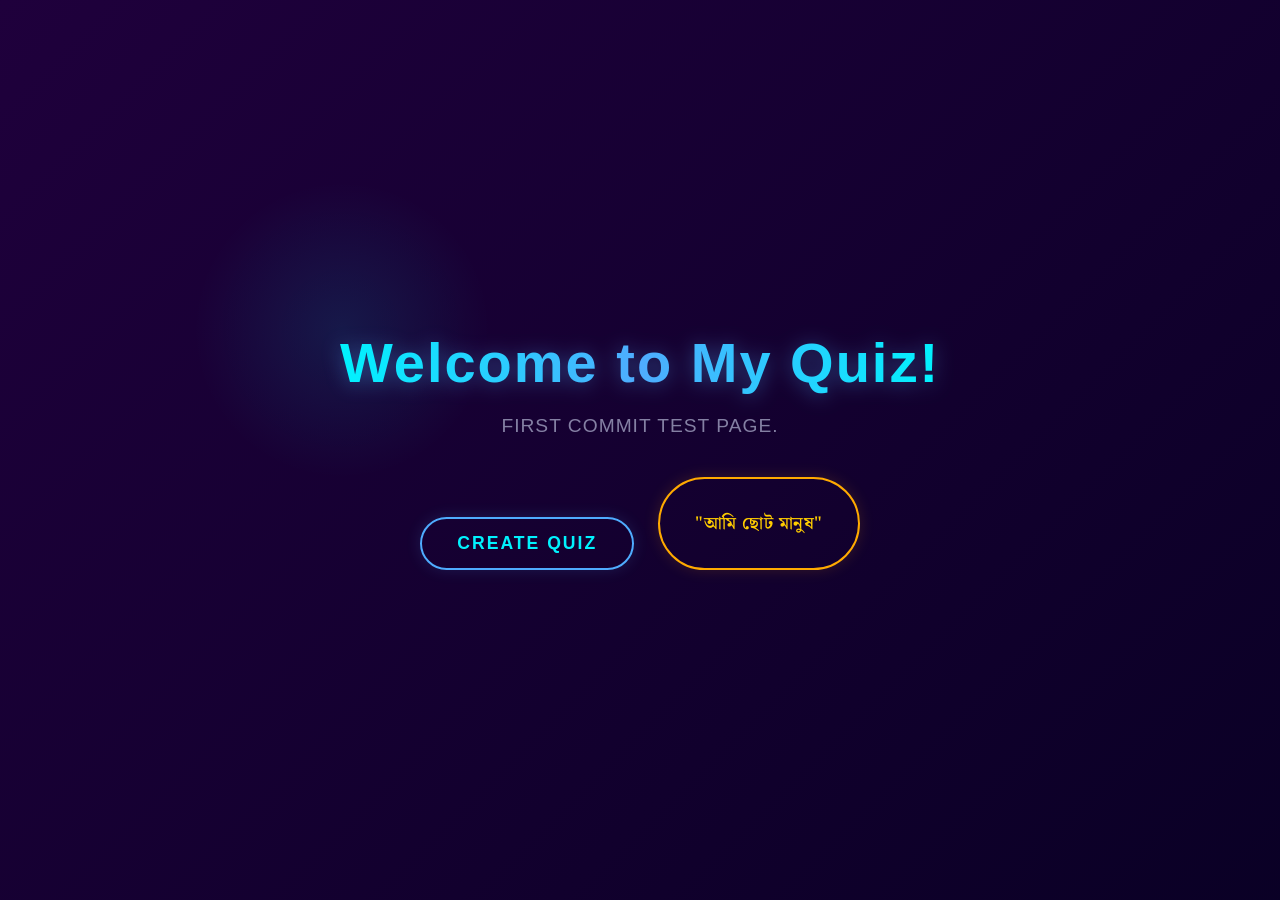
<file: index.html>
<!DOCTYPE html>
<html lang="en">
<head>
  <meta charset="UTF-8">
  <meta name="viewport" content="width=device-width, initial-scale=1.0">
  <link href="https://fonts.googleapis.com/css2?family=Noto+Serif+Bengali:wght@600&family=Syncopate:wght@700&display=swap" rel="stylesheet">
  
  <title>Quiz Website</title>
  <link rel="stylesheet" href="style.css">

</head>
<body>
  <h1>Welcome to My Quiz!</h1>
  <p data-hover="শা*, তোর সিলেবাস শেষ হইছে?">First commit test page.</p>
  <div class="button-group">
    <button class="creator-btn" onclick="checkPasskey()">Create Quiz</button>
    
    <button class="exam-btn" onclick="startExamSequence()">"আমি ছোট মানুষ"</button>
  </div>
<div id="cinema-overlay" class="cinema-overlay">
    <div class="batman-container">
      
      <div class="batman-cowl">
        <svg viewBox="0 0 400 180" class="batman-svg-mask">
          <path class="eye-path left-eye" d="M40,85 Q110,65 170,95 Q115,115 40,85 Z" />
          <path class="eye-path right-eye" d="M360,85 Q290,65 230,95 Q285,115 360,85 Z" />
        </svg>
      </div>
      
      <h2 class="porsche-text">GET READY</h2>
      <div id="countdown" class="countdown-num">10</div>
    </div>
  </div>
  <script>
    function checkPasskey() {
      // Prompt user for the key
      const password = prompt("Enter the Secret Passkey to access the creator page:");
      
      if (password === "maimuna is the best") {
        alert("Access Granted! Welcome, Boss. 😎");
        window.location.href = "quiz-creator.html";
      } else if (password !== null) {
        // If they typed the wrong thing
        alert("Access Denied! সিলেবাস শেষ না করে এখানে কী? ❌");
      }
    }
   function startExamSequence() {
  // Ask the student for their specific exam link
  const examLink = prompt("Please paste your Exam Link here:");
  
  if (!examLink || !examLink.includes("exam.html?d=")) {
    alert("Invalid link! You need the exact link provided by your teacher.");
    return;
  }

  const overlay = document.getElementById('cinema-overlay');
  const countdownEl = document.getElementById('countdown');
  
  overlay.classList.add('active');
  
  let timeLeft = 10;
  const timer = setInterval(() => {
    timeLeft--;
    countdownEl.textContent = timeLeft;
    
    if (timeLeft <= 0) {
      clearInterval(timer);
      // Redirect to the pasted link instead of the blank exam.html
      window.location.href = examLink; 
    }
  }, 1000);
}  </script>
</body>
  
</html>
</file>
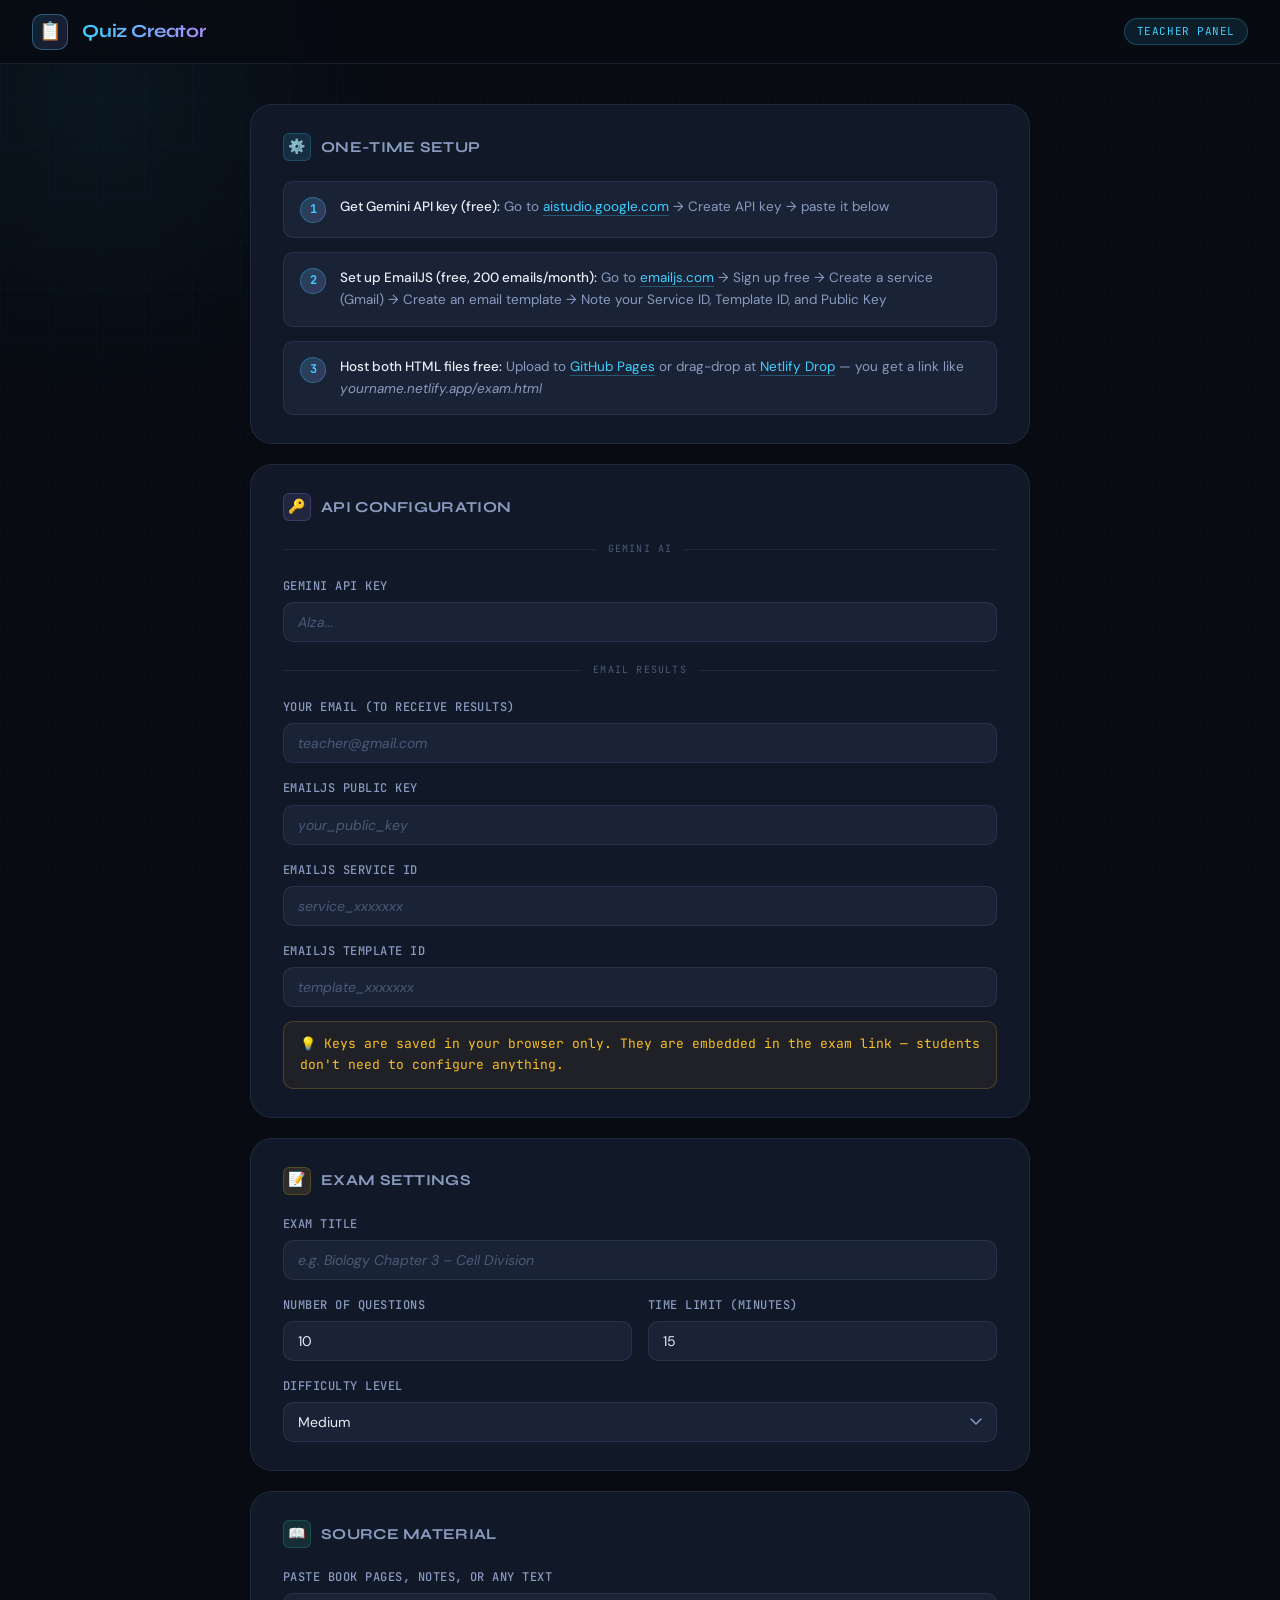
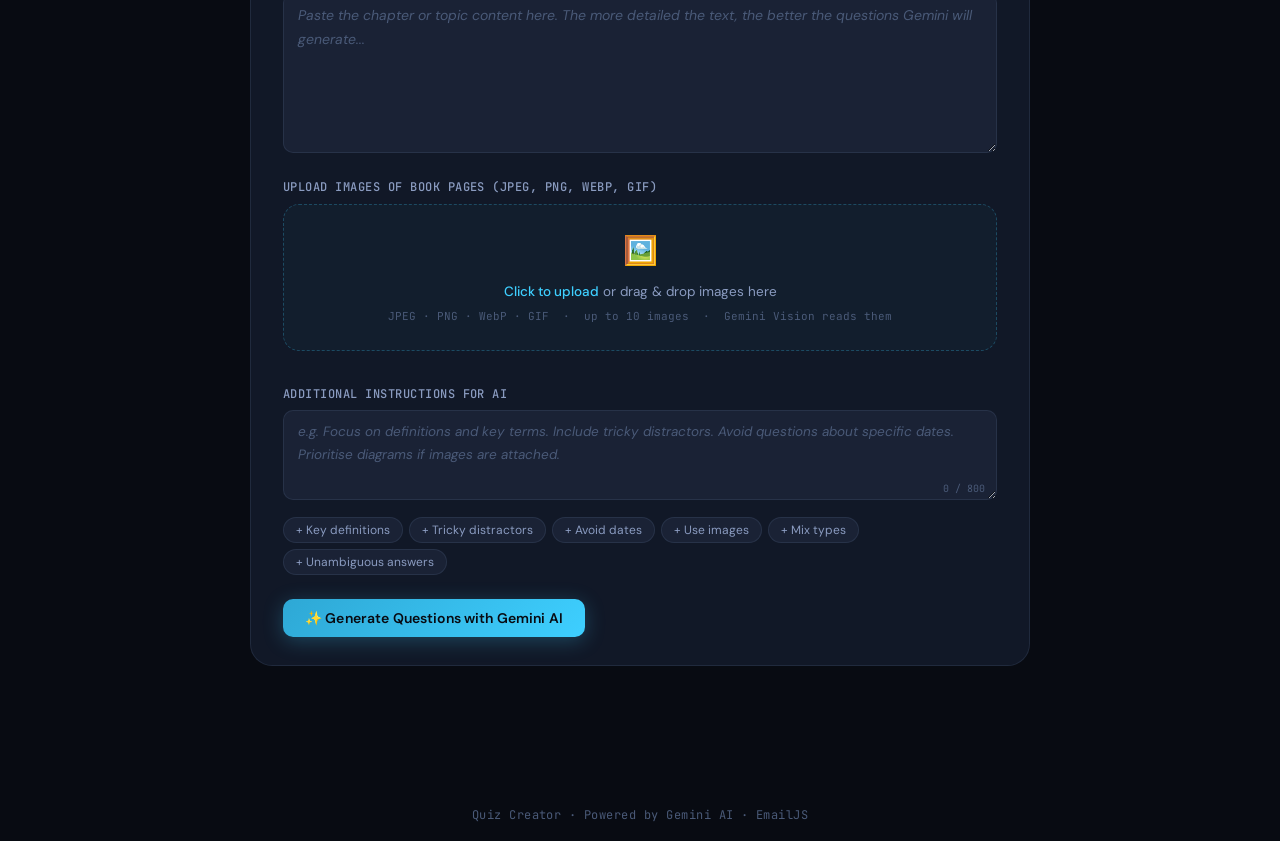
<file: quiz-creator.html>
<!DOCTYPE html>
<html lang="en">
<head>
<meta charset="UTF-8">
<meta name="viewport" content="width=device-width, initial-scale=1.0">
<title>Quiz Creator — Teacher Panel</title>
<link rel="preconnect" href="https://fonts.googleapis.com">
<link rel="preconnect" href="https://fonts.gstatic.com" crossorigin>
<link href="https://fonts.googleapis.com/css2?family=Syne:wght@400;600;700;800&family=DM+Sans:ital,opsz,wght@0,9..40,300;0,9..40,400;0,9..40,500;1,9..40,300&family=JetBrains+Mono:wght@400;500&display=swap" rel="stylesheet">
<style>
  *, *::before, *::after { box-sizing: border-box; margin: 0; padding: 0; }

  :root {
    --bg-void:       #080b12;
    --bg-deep:       #0d1117;
    --bg-surface:    #111827;
    --bg-raised:     #1a2235;
    --bg-hover:      #1f2d44;
    --border-dim:    rgba(99,120,160,0.18);
    --border-glow:   rgba(99,202,255,0.35);
    --accent-cyan:   #3ecfff;
    --accent-violet: #a78bfa;
    --accent-green:  #34d399;
    --accent-amber:  #fbbf24;
    --accent-red:    #f87171;
    --text-primary:  #e8edf5;
    --text-secondary:#8a9bc0;
    --text-muted:    #4a5a78;
    --font-display:  'Syne', sans-serif;
    --font-body:     'DM Sans', sans-serif;
    --font-mono:     'JetBrains Mono', monospace;
    --radius-sm:     6px;
    --radius-md:     10px;
    --radius-lg:     16px;
    --radius-xl:     22px;
    --transition:    all 0.22s cubic-bezier(0.4,0,0.2,1);
  }

  html { scroll-behavior: smooth; }

  body {
    font-family: var(--font-body);
    background: var(--bg-void);
    color: var(--text-primary);
    min-height: 100vh;
    font-size: 15px;
    line-height: 1.6;
    overflow-x: hidden;
  }

  /* Ambient background grid */
  body::before {
    content: '';
    position: fixed;
    inset: 0;
    background-image:
      linear-gradient(rgba(62,207,255,0.025) 1px, transparent 1px),
      linear-gradient(90deg, rgba(62,207,255,0.025) 1px, transparent 1px);
    background-size: 48px 48px;
    pointer-events: none;
    z-index: 0;
  }

  /* Ambient glow orbs */
  body::after {
    content: '';
    position: fixed;
    top: -200px; left: -200px;
    width: 600px; height: 600px;
    background: radial-gradient(circle, rgba(62,207,255,0.06) 0%, transparent 70%);
    pointer-events: none;
    z-index: 0;
  }

  /* ── HEADER ── */
  header {
    position: sticky;
    top: 0;
    z-index: 100;
    background: rgba(8,11,18,0.85);
    backdrop-filter: blur(20px);
    -webkit-backdrop-filter: blur(20px);
    border-bottom: 1px solid var(--border-dim);
    padding: 0 2rem;
    height: 64px;
    display: flex;
    align-items: center;
    justify-content: space-between;
  }

  .header-left {
    display: flex;
    align-items: center;
    gap: 14px;
  }

  .header-logo {
    width: 36px; height: 36px;
    border-radius: var(--radius-md);
    background: linear-gradient(135deg, #3ecfff22, #a78bfa22);
    border: 1px solid var(--border-glow);
    display: flex; align-items: center; justify-content: center;
    font-size: 18px;
  }

  header h1 {
    font-family: var(--font-display);
    font-size: 1.15rem;
    font-weight: 700;
    letter-spacing: -0.01em;
    background: linear-gradient(90deg, var(--accent-cyan), var(--accent-violet));
    -webkit-background-clip: text;
    -webkit-text-fill-color: transparent;
    background-clip: text;
  }

  .header-badge {
    font-family: var(--font-mono);
    font-size: 11px;
    padding: 4px 12px;
    border-radius: 20px;
    background: rgba(62,207,255,0.1);
    border: 1px solid rgba(62,207,255,0.25);
    color: var(--accent-cyan);
    letter-spacing: 0.05em;
    text-transform: uppercase;
  }

  /* ── LAYOUT ── */
  .container {
    position: relative;
    z-index: 1;
    max-width: 820px;
    margin: 2.5rem auto;
    padding: 0 1.25rem 4rem;
  }

  /* ── CARDS ── */
  .card {
    background: var(--bg-surface);
    border: 1px solid var(--border-dim);
    border-radius: var(--radius-xl);
    padding: 1.75rem 2rem;
    margin-bottom: 1.25rem;
    position: relative;
    overflow: hidden;
    transition: var(--transition);
  }

  .card::before {
    content: '';
    position: absolute;
    top: 0; left: 0; right: 0;
    height: 1px;
    background: linear-gradient(90deg, transparent, rgba(62,207,255,0.4), transparent);
    opacity: 0;
    transition: opacity 0.3s;
  }

  .card:hover::before { opacity: 1; }
  .card:hover { border-color: rgba(99,120,160,0.3); }

  .card h2 {
    font-family: var(--font-display);
    font-size: 0.95rem;
    font-weight: 700;
    letter-spacing: 0.02em;
    text-transform: uppercase;
    color: var(--text-secondary);
    margin-bottom: 1.25rem;
    display: flex;
    align-items: center;
    gap: 10px;
  }

  .card h2 .icon-badge {
    width: 28px; height: 28px;
    border-radius: var(--radius-sm);
    display: flex; align-items: center; justify-content: center;
    font-size: 14px;
    flex-shrink: 0;
  }

  .icon-badge.cyan  { background: rgba(62,207,255,0.12); border: 1px solid rgba(62,207,255,0.2); }
  .icon-badge.violet{ background: rgba(167,139,250,0.12); border: 1px solid rgba(167,139,250,0.2); }
  .icon-badge.green { background: rgba(52,211,153,0.12); border: 1px solid rgba(52,211,153,0.2); }
  .icon-badge.amber { background: rgba(251,191,36,0.12); border: 1px solid rgba(251,191,36,0.2); }

  /* ── LABELS & INPUTS ── */
  label {
    display: block;
    font-size: 12px;
    font-weight: 500;
    color: var(--text-secondary);
    margin-bottom: 6px;
    margin-top: 16px;
    letter-spacing: 0.04em;
    text-transform: uppercase;
    font-family: var(--font-mono);
  }

  label:first-of-type { margin-top: 0; }

  input, textarea, select {
    width: 100%;
    padding: 10px 14px;
    background: var(--bg-raised);
    border: 1px solid var(--border-dim);
    border-radius: var(--radius-md);
    font-size: 14px;
    font-family: var(--font-body);
    color: var(--text-primary);
    transition: var(--transition);
    appearance: none;
    -webkit-appearance: none;
  }

  input::placeholder, textarea::placeholder {
    color: var(--text-muted);
    font-style: italic;
  }

  input:focus, textarea:focus, select:focus {
    outline: none;
    border-color: var(--accent-cyan);
    background: var(--bg-hover);
    box-shadow: 0 0 0 3px rgba(62,207,255,0.08);
  }

  input[type="password"]:focus {
    border-color: var(--accent-violet);
    box-shadow: 0 0 0 3px rgba(167,139,250,0.08);
  }

  textarea {
    resize: vertical;
    min-height: 160px;
    line-height: 1.7;
  }

  select {
    background-image: url("data:image/svg+xml,%3Csvg xmlns='http://www.w3.org/2000/svg' width='12' height='8' viewBox='0 0 12 8'%3E%3Cpath d='M1 1l5 5 5-5' stroke='%238a9bc0' stroke-width='1.5' fill='none' stroke-linecap='round'/%3E%3C/svg%3E");
    background-repeat: no-repeat;
    background-position: right 14px center;
    padding-right: 36px;
    cursor: pointer;
  }

  select option { background: var(--bg-surface); color: var(--text-primary); }

  .row { display: grid; grid-template-columns: 1fr 1fr; gap: 1rem; }

  /* ── BUTTONS ── */
  .btn {
    display: inline-flex;
    align-items: center;
    gap: 8px;
    padding: 10px 22px;
    border: none;
    border-radius: var(--radius-md);
    font-size: 14px;
    font-weight: 500;
    font-family: var(--font-body);
    cursor: pointer;
    transition: var(--transition);
    letter-spacing: 0.01em;
    position: relative;
    overflow: hidden;
  }

  .btn::after {
    content: '';
    position: absolute;
    inset: 0;
    opacity: 0;
    transition: opacity 0.2s;
    background: rgba(255,255,255,0.06);
  }
  .btn:hover::after { opacity: 1; }
  .btn:active { transform: scale(0.98); }

  .btn-primary {
    background: linear-gradient(135deg, #2ea8d5, #3ecfff);
    color: #080b12;
    font-weight: 600;
    box-shadow: 0 4px 20px rgba(62,207,255,0.25);
  }
  .btn-primary:hover { box-shadow: 0 6px 28px rgba(62,207,255,0.4); transform: translateY(-1px); }
  .btn-primary:disabled { opacity: 0.45; cursor: not-allowed; transform: none; box-shadow: none; }

  .btn-green {
    background: linear-gradient(135deg, #059669, #34d399);
    color: #080b12;
    font-weight: 600;
    box-shadow: 0 4px 20px rgba(52,211,153,0.2);
  }
  .btn-green:hover { box-shadow: 0 6px 28px rgba(52,211,153,0.35); transform: translateY(-1px); }

  .btn-ghost {
    background: var(--bg-raised);
    color: var(--text-secondary);
    border: 1px solid var(--border-dim);
  }
  .btn-ghost:hover { border-color: rgba(99,120,160,0.4); color: var(--text-primary); }

  .btn-copy {
    background: var(--bg-raised);
    color: var(--accent-cyan);
    border: 1px solid rgba(62,207,255,0.2);
    font-family: var(--font-mono);
    font-size: 13px;
  }
  .btn-copy:hover { background: rgba(62,207,255,0.08); border-color: rgba(62,207,255,0.4); }

  /* ── STATUS ── */
  #status {
    padding: 12px 16px;
    border-radius: var(--radius-md);
    font-size: 13px;
    margin-top: 14px;
    display: none;
    font-family: var(--font-mono);
    letter-spacing: 0.01em;
    border: 1px solid transparent;
  }

  .status-loading { background: rgba(62,207,255,0.07); color: var(--accent-cyan); border-color: rgba(62,207,255,0.2); }
  .status-error   { background: rgba(248,113,113,0.08); color: var(--accent-red); border-color: rgba(248,113,113,0.25); }
  .status-success { background: rgba(52,211,153,0.07); color: var(--accent-green); border-color: rgba(52,211,153,0.2); }

  /* ── SETUP STEPS ── */
  .steps { counter-reset: step; display: flex; flex-direction: column; gap: 14px; }

  .step {
    counter-increment: step;
    display: flex;
    gap: 14px;
    align-items: flex-start;
    padding: 14px 16px;
    background: var(--bg-raised);
    border-radius: var(--radius-md);
    border: 1px solid var(--border-dim);
    transition: var(--transition);
  }
  .step:hover { border-color: rgba(62,207,255,0.2); background: var(--bg-hover); }

  .step::before {
    content: counter(step);
    background: linear-gradient(135deg, rgba(62,207,255,0.2), rgba(167,139,250,0.2));
    border: 1px solid rgba(62,207,255,0.3);
    color: var(--accent-cyan);
    width: 26px; height: 26px;
    border-radius: 50%;
    display: flex; align-items: center; justify-content: center;
    font-size: 12px;
    font-weight: 700;
    font-family: var(--font-mono);
    flex-shrink: 0;
    margin-top: 1px;
  }

  .step p {
    font-size: 13.5px;
    color: var(--text-secondary);
    line-height: 1.65;
  }

  .step p strong { color: var(--text-primary); font-weight: 500; }

  .step p a {
    color: var(--accent-cyan);
    text-decoration: none;
    border-bottom: 1px solid rgba(62,207,255,0.3);
    transition: var(--transition);
  }
  .step p a:hover { border-color: var(--accent-cyan); color: #fff; }

  /* ── API NOTE ── */
  .api-note {
    background: rgba(251,191,36,0.06);
    border: 1px solid rgba(251,191,36,0.2);
    border-radius: var(--radius-md);
    padding: 12px 16px;
    font-size: 13px;
    color: var(--accent-amber);
    margin-top: 14px;
    font-family: var(--font-mono);
    line-height: 1.6;
  }

  /* ── QUESTION PREVIEW ── */
  .questions-preview { margin-top: 0.5rem; display: flex; flex-direction: column; gap: 10px; }

  .q-item {
    border: 1px solid var(--border-dim);
    border-radius: var(--radius-md);
    padding: 14px 16px;
    background: var(--bg-raised);
    transition: var(--transition);
  }
  .q-item:hover { border-color: rgba(99,120,160,0.3); }

  .q-num-label {
    font-family: var(--font-mono);
    font-size: 11px;
    color: var(--text-muted);
    letter-spacing: 0.06em;
    margin-bottom: 6px;
  }

  .q-item .q-text {
    font-size: 14px;
    font-weight: 500;
    margin-bottom: 10px;
    color: var(--text-primary);
    line-height: 1.55;
  }

  .q-item .opts { display: grid; grid-template-columns: 1fr 1fr; gap: 6px; }

  .opt {
    font-size: 12.5px;
    padding: 6px 10px;
    border-radius: var(--radius-sm);
    background: rgba(255,255,255,0.03);
    border: 1px solid var(--border-dim);
    color: var(--text-secondary);
    font-family: var(--font-body);
  }

  .opt.correct {
    background: rgba(52,211,153,0.1);
    border-color: rgba(52,211,153,0.3);
    color: var(--accent-green);
    font-weight: 500;
  }

  /* ── LINK BOX ── */
  .link-box {
    background: rgba(52,211,153,0.05);
    border: 1px solid rgba(52,211,153,0.2);
    border-radius: var(--radius-lg);
    padding: 1.25rem 1.5rem;
    margin-top: 1.25rem;
  }

  .link-box-label {
    font-family: var(--font-mono);
    font-size: 11px;
    color: var(--accent-green);
    letter-spacing: 0.06em;
    text-transform: uppercase;
    margin-bottom: 10px;
    display: flex;
    align-items: center;
    gap: 8px;
  }

  .link-url {
    font-size: 12px;
    font-family: var(--font-mono);
    color: var(--text-secondary);
    word-break: break-all;
    background: var(--bg-void);
    padding: 10px 14px;
    border-radius: var(--radius-md);
    border: 1px solid var(--border-dim);
    margin-bottom: 12px;
    line-height: 1.7;
  }

  .link-warning {
    font-size: 12px;
    color: var(--text-muted);
    margin-top: 10px;
    padding-top: 10px;
    border-top: 1px solid var(--border-dim);
    line-height: 1.6;
  }

  /* ── TAG ── */
  .tag {
    display: inline-block;
    font-size: 11px;
    padding: 3px 10px;
    border-radius: 20px;
    background: rgba(167,139,250,0.12);
    border: 1px solid rgba(167,139,250,0.25);
    color: var(--accent-violet);
    font-family: var(--font-mono);
    margin-left: 4px;
    font-weight: 500;
    text-transform: none;
    letter-spacing: 0;
  }

  /* ── SPINNER ── */
  .spinner {
    display: inline-block;
    width: 13px; height: 13px;
    border: 2px solid rgba(8,11,18,0.3);
    border-top: 2px solid rgba(8,11,18,0.9);
    border-radius: 50%;
    animation: spin 0.7s linear infinite;
  }

  @keyframes spin { to { transform: rotate(360deg); } }

  /* ── DIVIDER ── */
  .section-divider {
    display: flex;
    align-items: center;
    gap: 12px;
    margin: 0.5rem 0 1.25rem;
  }

  .section-divider span {
    font-family: var(--font-mono);
    font-size: 10px;
    letter-spacing: 0.12em;
    text-transform: uppercase;
    color: var(--text-muted);
    white-space: nowrap;
  }

  .section-divider::before, .section-divider::after {
    content: '';
    flex: 1;
    height: 1px;
    background: var(--border-dim);
  }

  /* ── FOOTER ── */
  .page-footer {
    text-align: center;
    padding: 1rem;
    font-size: 12px;
    color: var(--text-muted);
    font-family: var(--font-mono);
    letter-spacing: 0.04em;
    position: relative;
    z-index: 1;
  }

  /* ── ANIMATIONS ── */
  @keyframes fadeUp {
    from { opacity: 0; transform: translateY(18px); }
    to   { opacity: 1; transform: translateY(0); }
  }

  .card { animation: fadeUp 0.45s ease both; }
  .card:nth-child(1) { animation-delay: 0.05s; }
  .card:nth-child(2) { animation-delay: 0.12s; }
  .card:nth-child(3) { animation-delay: 0.19s; }
  .card:nth-child(4) { animation-delay: 0.26s; }
  .card:nth-child(5) { animation-delay: 0.33s; }

  /* ── SCROLLBAR ── */
  ::-webkit-scrollbar { width: 6px; }
  ::-webkit-scrollbar-track { background: var(--bg-void); }
  ::-webkit-scrollbar-thumb { background: rgba(99,120,160,0.3); border-radius: 3px; }
  ::-webkit-scrollbar-thumb:hover { background: rgba(99,120,160,0.5); }

  /* ── IMAGE UPLOAD ZONE ── */
  .upload-zone {
    border: 1.5px dashed rgba(62,207,255,0.25);
    border-radius: var(--radius-lg);
    padding: 1.5rem;
    text-align: center;
    cursor: pointer;
    transition: var(--transition);
    background: rgba(62,207,255,0.03);
    position: relative;
    margin-top: 6px;
  }
  .upload-zone:hover, .upload-zone.drag-over {
    border-color: var(--accent-cyan);
    background: rgba(62,207,255,0.07);
  }
  .upload-zone input[type="file"] {
    position: absolute; inset: 0;
    opacity: 0; cursor: pointer;
    width: 100%; height: 100%;
    border: none; background: none; padding: 0;
    box-shadow: none;
  }
  .upload-zone input[type="file"]:focus { box-shadow: none; }
  .upload-icon {
    font-size: 28px; margin-bottom: 8px; display: block;
  }
  .upload-label {
    font-size: 13.5px;
    color: var(--text-secondary);
    line-height: 1.6;
  }
  .upload-label strong { color: var(--accent-cyan); font-weight: 500; }
  .upload-sub {
    font-family: var(--font-mono);
    font-size: 11px;
    color: var(--text-muted);
    margin-top: 5px;
  }

  /* Image thumbnails */
  .img-preview-grid {
    display: flex;
    flex-wrap: wrap;
    gap: 10px;
    margin-top: 14px;
  }
  .img-thumb {
    position: relative;
    width: 90px; height: 90px;
    border-radius: var(--radius-md);
    overflow: hidden;
    border: 1px solid var(--border-dim);
    background: var(--bg-raised);
    flex-shrink: 0;
    animation: fadeUp 0.3s ease both;
  }
  .img-thumb img {
    width: 100%; height: 100%;
    object-fit: cover;
    display: block;
  }
  .img-thumb-name {
    position: absolute;
    bottom: 0; left: 0; right: 0;
    background: rgba(8,11,18,0.82);
    font-size: 9px;
    font-family: var(--font-mono);
    color: var(--text-secondary);
    padding: 3px 5px;
    white-space: nowrap;
    overflow: hidden;
    text-overflow: ellipsis;
  }
  .img-thumb-remove {
    position: absolute;
    top: 4px; right: 4px;
    width: 18px; height: 18px;
    border-radius: 50%;
    background: rgba(248,113,113,0.85);
    border: none;
    color: #fff;
    font-size: 10px;
    cursor: pointer;
    display: flex; align-items: center; justify-content: center;
    line-height: 1;
    transition: var(--transition);
    padding: 0;
  }
  .img-thumb-remove:hover { background: var(--accent-red); transform: scale(1.1); }

  .img-count-badge {
    display: inline-flex;
    align-items: center;
    gap: 6px;
    font-family: var(--font-mono);
    font-size: 11px;
    color: var(--accent-violet);
    background: rgba(167,139,250,0.1);
    border: 1px solid rgba(167,139,250,0.2);
    padding: 3px 10px;
    border-radius: 20px;
    margin-top: 10px;
  }

  /* ── AI INSTRUCTIONS TEXTAREA ── */
  .ai-instructions-wrap { position: relative; margin-top: 6px; }
  .ai-instructions-wrap textarea {
    min-height: 90px;
    padding-right: 14px;
    font-size: 13.5px;
  }
  .char-count {
    position: absolute;
    bottom: 10px; right: 12px;
    font-family: var(--font-mono);
    font-size: 10px;
    color: var(--text-muted);
    pointer-events: none;
  }
  .prompt-chips {
    display: flex;
    flex-wrap: wrap;
    gap: 6px;
    margin-top: 10px;
  }
  .chip {
    font-size: 12px;
    padding: 4px 12px;
    border-radius: 20px;
    background: var(--bg-raised);
    border: 1px solid var(--border-dim);
    color: var(--text-secondary);
    cursor: pointer;
    transition: var(--transition);
    font-family: var(--font-body);
    white-space: nowrap;
  }
  .chip:hover {
    border-color: rgba(167,139,250,0.4);
    color: var(--accent-violet);
    background: rgba(167,139,250,0.07);
  }

  /* ── RESPONSIVE ── */
  @media (max-width: 600px) {
    .row { grid-template-columns: 1fr; }
    .card { padding: 1.25rem 1.25rem; }
    header { padding: 0 1.25rem; }
    .q-item .opts { grid-template-columns: 1fr; }
    .img-thumb { width: 72px; height: 72px; }
  }
</style>
</head>
<body>

<header>
  <div class="header-left">
    <div class="header-logo">📋</div>
    <h1>Quiz Creator</h1>
  </div>
  <span class="header-badge">Teacher Panel</span>
</header>

<div class="container">

  <!-- Setup Instructions -->
  <div class="card">
    <h2><span class="icon-badge cyan">⚙️</span> One-time Setup</h2>
    <div class="steps">
      <div class="step">
        <p><strong>Get Gemini API key (free):</strong> Go to <a href="https://aistudio.google.com/app/apikey" target="_blank">aistudio.google.com</a> → Create API key → paste it below</p>
      </div>
      <div class="step">
        <p><strong>Set up EmailJS (free, 200 emails/month):</strong> Go to <a href="https://www.emailjs.com" target="_blank">emailjs.com</a> → Sign up free → Create a service (Gmail) → Create an email template → Note your Service ID, Template ID, and Public Key</p>
      </div>
      <div class="step">
        <p><strong>Host both HTML files free:</strong> Upload to <a href="https://pages.github.com" target="_blank">GitHub Pages</a> or drag-drop at <a href="https://app.netlify.com/drop" target="_blank">Netlify Drop</a> — you get a link like <em>yourname.netlify.app/exam.html</em></p>
      </div>
    </div>
  </div>

  <!-- API Keys -->
  <div class="card">
    <h2><span class="icon-badge violet">🔑</span> API Configuration</h2>

    <div class="section-divider"><span>Gemini AI</span></div>
    <label>Gemini API Key</label>
    <input type="password" id="geminiKey" placeholder="AIza..." oninput="saveConfig()">

    <div class="section-divider" style="margin-top:1.25rem"><span>Email Results</span></div>
    <label>Your Email (to receive results)</label>
    <input type="email" id="teacherEmail" placeholder="teacher@gmail.com" oninput="saveConfig()">
    <label>EmailJS Public Key</label>
    <input type="password" id="ejsPublicKey" placeholder="your_public_key" oninput="saveConfig()">
    <label>EmailJS Service ID</label>
    <input type="text" id="ejsServiceId" placeholder="service_xxxxxxx" oninput="saveConfig()">
    <label>EmailJS Template ID</label>
    <input type="text" id="ejsTemplateId" placeholder="template_xxxxxxx" oninput="saveConfig()">

    <div class="api-note">💡 Keys are saved in your browser only. They are embedded in the exam link — students don't need to configure anything.</div>
  </div>

  <!-- Exam Settings -->
  <div class="card">
    <h2><span class="icon-badge amber">📝</span> Exam Settings</h2>
    <label>Exam Title</label>
    <input type="text" id="examTitle" placeholder="e.g. Biology Chapter 3 – Cell Division">
    <div class="row" style="margin-top:1rem">
      <div>
        <label>Number of Questions</label>
        <input type="number" id="numQuestions" value="10" min="1" max="30">
      </div>
      <div>
        <label>Time Limit (minutes)</label>
        <input type="number" id="timeLimit" value="15" min="1" max="180">
      </div>
    </div>
    <label>Difficulty Level</label>
    <select id="difficulty">
      <option value="easy">Easy</option>
      <option value="medium" selected>Medium</option>
      <option value="hard">Hard</option>
    </select>
  </div>

  <!-- Book Content -->
  <div class="card">
    <h2><span class="icon-badge green">📖</span> Source Material</h2>

    <label>Paste book pages, notes, or any text</label>
    <textarea id="bookContent" placeholder="Paste the chapter or topic content here. The more detailed the text, the better the questions Gemini will generate..."></textarea>

    <label style="margin-top:18px">Upload images of book pages (JPEG, PNG, WebP, GIF)</label>
    <div class="upload-zone" id="uploadZone"
      ondragover="handleDragOver(event)"
      ondragleave="handleDragLeave(event)"
      ondrop="handleDrop(event)">
      <input type="file" id="imageInput" accept="image/jpeg,image/png,image/webp,image/gif"
        multiple onchange="handleFiles(this.files)">
      <span class="upload-icon">🖼️</span>
      <div class="upload-label"><strong>Click to upload</strong> or drag &amp; drop images here</div>
      <div class="upload-sub">JPEG · PNG · WebP · GIF &nbsp;·&nbsp; up to 10 images &nbsp;·&nbsp; Gemini Vision reads them</div>
    </div>
    <div class="img-preview-grid" id="imgPreviewGrid"></div>
    <div id="imgCountBadge" style="display:none" class="img-count-badge">
      <span>🖼</span><span id="imgCountText">0 images attached</span>
    </div>

    <label style="margin-top:20px">Additional instructions for AI</label>
    <div class="ai-instructions-wrap">
      <textarea id="aiInstructions"
        placeholder="e.g. Focus on definitions and key terms. Include tricky distractors. Avoid questions about specific dates. Prioritise diagrams if images are attached."
        oninput="updateCharCount(this)" maxlength="800"></textarea>
      <span class="char-count" id="charCount">0 / 800</span>
    </div>
    <div class="prompt-chips" id="promptChips">
      <button class="chip" onclick="addChip('Focus on key definitions and terminology')">+ Key definitions</button>
      <button class="chip" onclick="addChip('Include tricky distractors to challenge students')">+ Tricky distractors</button>
      <button class="chip" onclick="addChip('Avoid questions about specific dates or years')">+ Avoid dates</button>
      <button class="chip" onclick="addChip('Prioritise concepts visible in the uploaded images')">+ Use images</button>
      <button class="chip" onclick="addChip('Mix conceptual and factual questions equally')">+ Mix types</button>
      <button class="chip" onclick="addChip('Each question must have exactly one unambiguously correct answer')">+ Unambiguous answers</button>
    </div>

    <div style="margin-top:1.5rem">
      <button class="btn btn-primary" onclick="generateQuestions()" id="genBtn">
        ✨ Generate Questions with Gemini AI
      </button>
    </div>
    <div id="status"></div>
  </div>

  <!-- Questions Preview -->
  <div class="card" id="previewCard" style="display:none">
    <h2>✅ Generated Questions <span id="qCount" class="tag"></span></h2>
    <div class="questions-preview" id="questionsPreview"></div>
    <div style="margin-top:1.25rem;display:flex;gap:10px;flex-wrap:wrap">
      <button class="btn btn-green" onclick="createExamLink()" id="linkBtn">🔗 Create Exam Link</button>
      <button class="btn btn-ghost" onclick="generateQuestions()">↺ Regenerate</button>
    </div>
    <div id="linkOutput"></div>
  </div>

</div>

<div class="page-footer">Quiz Creator · Powered by Gemini AI · EmailJS</div>

<script>
let generatedQuestions = [];
let uploadedImages = []; // [{name, mimeType, base64}]

/* ── CONFIG ── */
function saveConfig(){
  localStorage.setItem('qc_gemini', document.getElementById('geminiKey').value);
  localStorage.setItem('qc_teacherEmail', document.getElementById('teacherEmail').value);
  localStorage.setItem('qc_ejsPubKey', document.getElementById('ejsPublicKey').value);
  localStorage.setItem('qc_ejsSvcId', document.getElementById('ejsServiceId').value);
  localStorage.setItem('qc_ejsTplId', document.getElementById('ejsTemplateId').value);
}
function loadConfig(){
  document.getElementById('geminiKey').value = localStorage.getItem('qc_gemini')||'';
  document.getElementById('teacherEmail').value = localStorage.getItem('qc_teacherEmail')||'';
  document.getElementById('ejsPublicKey').value = localStorage.getItem('qc_ejsPubKey')||'';
  document.getElementById('ejsServiceId').value = localStorage.getItem('qc_ejsSvcId')||'';
  document.getElementById('ejsTemplateId').value = localStorage.getItem('qc_ejsTplId')||'';
}

/* ── STATUS ── */
function showStatus(msg, type){
  const el = document.getElementById('status');
  el.textContent = msg;
  el.className = 'status-' + type;
  el.style.display = 'block';
}

/* ── CHAR COUNT ── */
function updateCharCount(el){
  document.getElementById('charCount').textContent = el.value.length + ' / 800';
}

/* ── PROMPT CHIPS ── */
function addChip(text){
  const el = document.getElementById('aiInstructions');
  const cur = el.value.trim();
  el.value = cur ? cur + '. ' + text : text;
  updateCharCount(el);
  el.focus();
}

/* ── IMAGE UPLOAD ── */
function handleDragOver(e){
  e.preventDefault();
  document.getElementById('uploadZone').classList.add('drag-over');
}
function handleDragLeave(e){
  document.getElementById('uploadZone').classList.remove('drag-over');
}
function handleDrop(e){
  e.preventDefault();
  document.getElementById('uploadZone').classList.remove('drag-over');
  handleFiles(e.dataTransfer.files);
}

function handleFiles(files){
  const allowed = ['image/jpeg','image/png','image/webp','image/gif'];
  Array.from(files).forEach(file => {
    if(!allowed.includes(file.type)){
      alert(`"${file.name}" is not a supported image type. Please use JPEG, PNG, WebP, or GIF.`);
      return;
    }
    if(uploadedImages.length >= 10){
      alert('Maximum 10 images allowed.'); return;
    }
    if(file.size > 10 * 1024 * 1024){
      alert(`"${file.name}" is too large. Max 10 MB per image.`); return;
    }
    const reader = new FileReader();
    reader.onload = (ev) => {
      const dataUrl = ev.target.result;
      const base64 = dataUrl.split(',')[1];
      const id = Date.now() + '_' + Math.random().toString(36).slice(2);
      uploadedImages.push({ id, name: file.name, mimeType: file.type, base64, dataUrl });
      renderImagePreviews();
    };
    reader.readAsDataURL(file);
  });
}

function removeImage(id){
  uploadedImages = uploadedImages.filter(img => img.id !== id);
  renderImagePreviews();
}

function renderImagePreviews(){
  const grid = document.getElementById('imgPreviewGrid');
  const badge = document.getElementById('imgCountBadge');
  const count = uploadedImages.length;

  grid.innerHTML = uploadedImages.map(img => `
    <div class="img-thumb">
      <img src="${img.dataUrl}" alt="${img.name}">
      <div class="img-thumb-name">${img.name}</div>
      <button class="img-thumb-remove" onclick="removeImage('${img.id}')" title="Remove">✕</button>
    </div>`).join('');

  badge.style.display = count > 0 ? 'inline-flex' : 'none';
  document.getElementById('imgCountText').textContent =
    count + ' image' + (count !== 1 ? 's' : '') + ' attached — Gemini Vision will read ' + (count !== 1 ? 'them' : 'it');
}

/* ── GENERATE ── */
async function generateQuestions(){
  const apiKey  = document.getElementById('geminiKey').value.trim();
  const content = document.getElementById('bookContent').value.trim();
  const num     = document.getElementById('numQuestions').value;
  const diff    = document.getElementById('difficulty').value;
  const extra   = document.getElementById('aiInstructions').value.trim();

  if(!apiKey){ showStatus('⚠ Please enter your Gemini API key first.','error'); return; }
  if(!content && uploadedImages.length === 0){
    showStatus('⚠ Please paste some text or upload at least one image.','error'); return;
  }

  const btn = document.getElementById('genBtn');
  btn.disabled = true;
  btn.innerHTML = '<span class="spinner"></span> Generating...';

  const hasImages = uploadedImages.length > 0;
  showStatus(
    hasImages
      ? `→ Sending ${uploadedImages.length} image(s) + text to Gemini Vision — this may take 15–30 seconds...`
      : '→ Sending to Gemini AI — this may take 10–20 seconds...',
    'loading'
  );

  const promptText = `You are an expert teacher creating an MCQ exam.
${content ? `Based on the following text and${hasImages?' the attached images':''}` : 'Based on the attached images'}, generate exactly ${num} multiple choice questions at ${diff} difficulty level.
${extra ? 'Additional instructions: ' + extra : ''}
${content ? `\nText material:\n"""\n${content.substring(0, 10000)}\n"""` : ''}

Return ONLY a valid JSON array. No markdown, no explanation. Format:
[
  {
    "question": "Question text here?",
    "options": ["Option A", "Option B", "Option C", "Option D"],
    "answer": 0
  }
]
Where "answer" is the index (0-3) of the correct option. Make sure distractors are plausible.`;

  // Build parts array: text prompt + image inlines
  const parts = [{ text: promptText }];
  uploadedImages.forEach(img => {
    parts.push({
      inline_data: { mime_type: img.mimeType, data: img.base64 }
    });
  });

  // Use gemini-1.5-flash (supports vision)
  try {
    const res = await fetch(
`https://generativelanguage.googleapis.com/v1beta/models/gemini-2.5-flash:generateContent?key=${apiKey}`, {        method: 'POST',
        headers: { 'Content-Type': 'application/json' },
        body: JSON.stringify({
          contents: [{ parts }],
          generationConfig: { 
            temperature: 0.3, 
            maxOutputTokens: 8192,
            responseMimeType: "application/json",
            responseSchema: {
              type: "ARRAY",
              items: {
                type: "OBJECT",
                properties: {
                  question: { type: "STRING" },
                  options: {
                    type: "ARRAY",
                    items: { type: "STRING" }
                  },
                  answer: { type: "INTEGER" }
                },
required: ["question", "options", "answer"] 
              }
            }
          }
        })
      }
    );
    const data = await res.json();
    if(data.error) throw new Error(data.error.message);
    let raw = data.candidates[0].content.parts[0].text.trim();
    raw = raw.replace(/```json/g,'').replace(/```/g,'').trim();
    const start = raw.indexOf('[');
    const end   = raw.lastIndexOf(']');
    if(start === -1 || end === -1) throw new Error('AI did not return a valid JSON array. Try again.');
    generatedQuestions = JSON.parse(raw.substring(start, end + 1));
    if(!Array.isArray(generatedQuestions) || !generatedQuestions.length) throw new Error('No questions parsed.');
    renderPreview();
    showStatus(
      `✓ ${generatedQuestions.length} questions generated successfully${hasImages ? ' (from text + '+uploadedImages.length+' image'+(uploadedImages.length>1?'s':'')+')' : ''}.`,
      'success'
    );
  } catch(e){
    showStatus('✕ Error: ' + e.message, 'error');
  } finally {
    btn.disabled = false;
    btn.innerHTML = '✨ Generate Questions with Gemini AI';
  }
}

/* ── RENDER PREVIEW ── */
function renderPreview(){
  document.getElementById('previewCard').style.display = 'block';
  document.getElementById('qCount').textContent = generatedQuestions.length + ' questions';
  const container = document.getElementById('questionsPreview');
  container.innerHTML = generatedQuestions.map((q,i) => {
    const opts = q.options.map((o,j) =>
      `<div class="opt ${j===q.answer?'correct':''}">${['A','B','C','D'][j]}. ${o}${j===q.answer?' ✓':''}</div>`
    ).join('');
    return `<div class="q-item">
      <div class="q-num-label">Q${String(i+1).padStart(2,'0')}</div>
      <div class="q-text">${q.question}</div>
      <div class="opts">${opts}</div>
    </div>`;
  }).join('');
  document.getElementById('previewCard').scrollIntoView({behavior:'smooth', block:'start'});
}

/* ── CREATE EXAM LINK ── */
function createExamLink(){
  const title        = document.getElementById('examTitle').value.trim() || 'Exam';
  const timeLimit    = parseInt(document.getElementById('timeLimit').value) || 15;
  const teacherEmail = document.getElementById('teacherEmail').value.trim();
  const ejsPubKey    = document.getElementById('ejsPublicKey').value.trim();
  const ejsSvcId     = document.getElementById('ejsServiceId').value.trim();
  const ejsTplId     = document.getElementById('ejsTemplateId').value.trim();

  if(!teacherEmail){ showStatus('⚠ Please enter your email to receive results.','error'); return; }

  const examData = { title, timeLimit, teacherEmail, ejsPubKey, ejsSvcId, ejsTplId, questions: generatedQuestions };
  const encoded  = btoa(unescape(encodeURIComponent(JSON.stringify(examData))));
  const examUrl  = `${window.location.origin}${window.location.pathname.replace('quiz-creator.html','exam.html')}?d=${encoded}`;

  document.getElementById('linkOutput').innerHTML = `
    <div class="link-box">
      <div class="link-box-label">📎 Shareable Exam Link</div>
      <div class="link-url" id="generatedLink">${examUrl}</div>
      <div style="display:flex;gap:8px;flex-wrap:wrap">
        <button class="btn btn-copy" onclick="copyLink()">📋 Copy Link</button>
        <button class="btn btn-ghost" onclick="testLink('${examUrl}')">🔍 Preview Exam</button>
      </div>
      <div class="link-warning">⚠ If using GitHub Pages / Netlify, replace the domain with your hosted URL. Both files must be in the same folder.</div>
    </div>`;
}

function copyLink(){
  navigator.clipboard.writeText(document.getElementById('generatedLink').textContent)
    .then(() => alert('Link copied to clipboard!'));
}
function testLink(url){ window.open(url,'_blank'); }

window.onload = loadConfig;
</script>
</body>
</html>
</file>
<file: style.css>
/* ==========================================
   1. Reset & Core Styles
   ========================================== */
* {
  margin: 0;
  padding: 0;
  box-sizing: border-box;
}

body {
  font-family: 'Segoe UI', Roboto, Helvetica, Arial, sans-serif;
  min-height: 100vh;
  display: flex;
  flex-direction: column;
  justify-content: center;
  align-items: center;
  overflow: hidden;
  color: #ffffff;
  
  /* Aesthetic Moving Gradient Background */
  background: linear-gradient(-45deg, #0f0c20, #150030, #03001e, #1f003c);
  background-size: 400% 400%;
  animation: gradientMove 15s ease infinite;
}

/* ==========================================
   2. Typography & Animations
   ========================================== */

h1 {
  font-size: 3.5rem;
  font-weight: 800;
  letter-spacing: 2px;
  margin-bottom: 20px;
  text-align: center;
  
  /* Text Gradient & Glow effect */
  background: linear-gradient(to right, #00f2fe, #4facfe, #00f2fe);
  -webkit-background-clip: text;
  -webkit-text-fill-color: transparent;
  filter: drop-shadow(0 2px 10px rgba(79, 172, 254, 0.4));
  
  /* Smooth floating animation */
  animation: float 6s ease-in-out infinite;
}

p {
  font-size: 1.2rem;
  font-weight: 300;
  color: #a0a0c0;
  letter-spacing: 1px;
  text-transform: uppercase;
  opacity: 0.8;
  position: relative;
  
  /* Subtle fade-in pulse */
  animation: pulse 3s ease-in-out infinite alternate;
}

/* Optional: Subtle decorative tech-circle in the background */
body::before {
  content: '';
  position: absolute;
  width: 300px;
  height: 300px;
  background: radial-gradient(circle, rgba(0, 242, 254, 0.1) 0%, transparent 70%);
  top: 20%;
  left: 15%;
  z-index: -1;
  animation: float 8s ease-in-out infinite reverse;
}

/* ==========================================
   3. Keyframes (The Magic)
   ========================================== */

/* Animates the background gradient seamlessly */
@keyframes gradientMove {
  0% {
    background-position: 0% 50%;
  }
  50% {
    background-position: 100% 50%;
  }
  100% {
    background-position: 0% 50%;
  }
}

/* Gives elements a premium, weightless floating effect */
@keyframes float {
  0% {
    transform: translateY(0px);
  }
  50% {
    transform: translateY(-15px);
  }
  100% {
    transform: translateY(0px);
  }
}

/* Creates a gentle breathing/glowing effect for the subtext */
@keyframes pulse {
  0% {
    opacity: 0.5;
    text-shadow: 0 0 4px rgba(160, 160, 192, 0.2);
  }
  100% {
    opacity: 0.9;
    text-shadow: 0 0 12px rgba(160, 160, 192, 0.6);
  }
}
/* ==========================================
   4. Secret Hover Message Trick
   ========================================== */

p {
  position: relative;
  cursor: pointer;
  transition: color 0.3s ease;
}

/* When hovering, hide the original text */
p:hover {
  color: transparent; 
}

/* When hovering, reveal the secret Bengali message */
p:hover::after {
  content: attr(data-hover); /* Pulls text from the HTML data-hover attribute */
  position: absolute;
  left: 50%;
  top: 50%;
  transform: translate(-50%, -50%);
  width: 100vw; /* Ensures the text doesn't wrap awkwardly */
  text-align: center;
  
  /* Styling for the aggressive message */
  color: #ff4757; /* Aggressive neon red/pink */
  font-weight: bold;
  font-size: 1.4rem;
  text-shadow: 0 0 15px rgba(255, 71, 87, 0.8);
}
/* ==========================================
   5. Futuristic Button Styles
   ========================================== */

.creator-btn {
  margin-top: 40px;
  padding: 12px 30px;
  font-size: 1rem;
  font-weight: 600;
  color: #00f2fe;
  background: transparent;
  border: 2px solid #4facfe;
  border-radius: 30px;
  cursor: pointer;
  letter-spacing: 2px;
  text-transform: uppercase;
  position: relative;
  transition: all 0.4s ease;
  box-shadow: 0 0 10px rgba(79, 172, 254, 0.2);
  
  /* Matches the general floating feel */
  animation: float 6s ease-in-out infinite;
  animation-delay: 1s; /* Slight delay so it doesn't bob at the exact same time as the title */
}

/* Hover Effects */
.creator-btn:hover {
  color: #ffffff;
  background: linear-gradient(45deg, #00f2fe, #4facfe);
  border-color: transparent;
  box-shadow: 0 0 25px rgba(0, 242, 254, 0.6), 
              0 0 50px rgba(79, 172, 254, 0.4);
  transform: translateY(-3px) scale(1.05);
}

/* Click Effect */
.creator-btn:active {
  transform: translateY(1px) scale(0.98);
  box-shadow: 0 0 15px rgba(0, 242, 254, 0.4);
}

/* ==========================================
   4. Pure Dark Whole-Page Overlay & Batman
   ========================================== */
.cinema-overlay {
  position: fixed;
  top: 0;
  left: 0;
  width: 100vw;
  height: 100vh;
  background: #000000; /* Complete pitch black darkness */
  z-index: 99999;     /* Sits on top of every single layer */
  display: flex;
  justify-content: center;
  align-items: center;
  opacity: 0;
  pointer-events: none;
  transition: opacity 0.3s ease-in;
}

/* Instantly triggers complete blackpage takeover */
.cinema-overlay.active {
  opacity: 1;
  pointer-events: auto;
}

.batman-container {
  display: flex;
  flex-direction: column;
  align-items: center;
  justify-content: center;
}

/* Building Batman's head outline structure */
.batman-cowl {
  position: relative;
  width: 260px;
  height: 200px;
  margin-bottom: 20px;
}

.ears {
  display: flex;
  justify-content: space-between;
  width: 100%;
  position: absolute;
  top: -40px;
}

/* Sharp stylized ears targeting a premium geometric look */
.ear {
  width: 35px;
  height: 70px;
  background: #0d0d13;
}
.left-ear-point {
  clip-path: polygon(100% 0, 0% 100%, 100% 100%);
}
.right-ear-point {
  clip-path: polygon(0 0, 0 100%, 100% 100%);
}

.batman-mask {
  width: 100%;
  height: 100%;
  background: #0d0d13; /* Subtle silhouette dark gray contrast against pitch black */
  border-radius: 20px 20px 60px 60px;
  clip-path: polygon(0 0, 100% 0, 85% 75%, 50% 100%, 15% 75%);
  display: flex;
  justify-content: center;
  gap: 40px;
  padding-top: 50px;
}

/* The Eyes (Initially closed/blacked out) */
.eye {
  width: 65px;
  height: 24px;
  background: #000000;
  transition: all 0.4s ease;
}
.left-eye {
  clip-path: polygon(0% 0%, 100% 65%, 100% 100%, 0% 35%);
}
.right-eye {
  clip-path: polygon(0% 65%, 100% 0%, 100% 35%, 0% 100%);
}

/* When active, eyes open into neon glowing yellow */
.cinema-overlay.active .eye {
  animation: openAndGlow 2s forwards;
  animation-delay: 0.6s;
}

/* Porsche-inspired wide tracker font */
.porsche-text {
  font-family: 'Syncopate', sans-serif;
  font-size: 1.8rem;
  font-weight: 700;
  letter-spacing: 14px;
  color: #ffffff;
  opacity: 0;
  margin-top: 30px;
  transform: scale(0.95);
  text-align: center;
}
.cinema-overlay.active .porsche-text {
  opacity: 0.9;
  transform: scale(1);
  transition: all 0.8s ease;
  transition-delay: 1.5s;
}

/* Countdown Display */
.countdown-num {
  font-family: 'Syncopate', sans-serif;
  font-size: 3.5rem;
  color: #ffea00;
  margin-top: 15px;
  opacity: 0;
  text-shadow: 0 0 25px rgba(255, 234, 0, 0.7);
}
.cinema-overlay.active .countdown-num {
  opacity: 1;
  transition: opacity 0.4s ease;
  transition-delay: 2s;
}

/* ==========================================
   Keyframes
   ========================================== */
@keyframes openAndGlow {
  0% {
    background: #000000;
    filter: drop-shadow(0 0 0 transparent);
  }
  40% {
    background: #ffcc00;
    filter: drop-shadow(0 0 8px #ffcc00);
  }
  100% {
    background: #fff200;
    filter: drop-shadow(0 0 20px #ffea00) drop-shadow(0 0 40px #ffcc00);
  }
}
/* ==========================================
   3. Buttons Layout & Aesthetic Custom Styling
   ========================================== */

/* Overrides default browser behaviors and aligns buttons perfectly */
.creator-btn, .exam-btn {
  padding: 14px 35px;
  font-size: 1.1rem;
  background: transparent;
  cursor: pointer;
  outline: none;
  border-radius: 50px; /* Gives both buttons the same high-end pill shape */
  transition: all 0.4s cubic-bezier(0.25, 0.8, 0.25, 1);
  animation: float 6s ease-in-out infinite;
}

/* Left Button: Neon Cyan/Blue */
.creator-btn {
  font-family: 'Segoe UI', sans-serif;
  font-weight: 600;
  color: #00f2fe;
  border: 2px solid #4facfe;
  letter-spacing: 2px;
  text-transform: uppercase;
  animation-delay: 0.5s;
  box-shadow: 0 0 15px rgba(79, 172, 254, 0.15);
}

.creator-btn:hover {
  color: #ffffff;
  background: linear-gradient(45deg, #00f2fe, #4facfe);
  border-color: transparent;
  box-shadow: 0 0 25px rgba(0, 242, 254, 0.6), 0 0 50px rgba(79, 172, 254, 0.3);
  transform: translateY(-4px) scale(1.03);
}

/* Right Button: Ultra-Aesthetic Gold/Amber Bangla Layout */
.exam-btn {
  font-family: 'Noto Serif Bengali', 'Georgia', serif; /* Elegant serif look */
  font-weight: 600;
  color: #ffcc00; /* Warm gold text */
  border: 2px solid #ffaa00; /* Amber border line */
  letter-spacing: 0.5px;
  animation-delay: 1.5s; /* Delays bobbing step so it moves naturally against the other button */
  box-shadow: 0 0 15px rgba(255, 170, 0, 0.15);
}

.exam-btn:hover {
  color: #000000; /* Flips dark for visibility inside bright glow */
  background: linear-gradient(45deg, #ffe600, #ffaa00);
  border-color: transparent;
  box-shadow: 0 0 25px rgba(255, 230, 0, 0.6), 0 0 50px rgba(255, 170, 0, 0.4);
  transform: translateY(-4px) scale(1.03);
}

/* Click Active effects for both */
.creator-btn:active, .exam-btn:active {
  transform: translateY(-1px) scale(0.98);
}
/* ==========================================
   1. Reset & Core Layout Styles
   ========================================== */
* {
  margin: 0;
  padding: 0;
  box-sizing: border-box;
}

body {
  font-family: 'Segoe UI', Roboto, sans-serif;
  min-height: 100vh;
  display: flex;
  flex-direction: column;
  justify-content: center;
  align-items: center;
  overflow: hidden;
  color: #ffffff;
  
  /* Moving Dark Aesthetic Mesh Background */
  background: linear-gradient(-45deg, #0f0c20, #150030, #03001e, #1f003c);
  background-size: 400% 400%;
  animation: gradientMove 15s ease infinite;
}

/* Container for neatly aligning your buttons side by side */
.button-group {
  display: flex;
  gap: 24px;
  margin-top: 40px;
}

/* ==========================================
   2. Typography & Core Layout
   ========================================== */
h1 {
  font-size: 3.5rem;
  font-weight: 800;
  letter-spacing: 2px;
  margin-bottom: 20px;
  text-align: center;
  background: linear-gradient(to right, #00f2fe, #4facfe, #00f2fe);
  -webkit-background-clip: text;
  -webkit-text-fill-color: transparent;
  filter: drop-shadow(0 2px 10px rgba(79, 172, 254, 0.4));
  animation: float 6s ease-in-out infinite;
}

p {
  font-size: 1.2rem;
  font-weight: 300;
  color: #a0a0c0;
  letter-spacing: 1px;
  text-transform: uppercase;
  position: relative;
  animation: pulse 3s ease-in-out infinite alternate;
  cursor: pointer;
  transition: color 0.3s ease;
}

p:hover { 
  color: transparent; 
}

p:hover::after {
  content: attr(data-hover);
  position: absolute;
  left: 50%;
  top: 50%;
  transform: translate(-50%, -50%);
  width: 100vw;
  text-align: center;
  color: #ff4757;
  font-weight: bold;
  font-size: 1.4rem;
  text-shadow: 0 0 15px rgba(255, 71, 87, 0.8);
}

/* ==========================================
   3. Buttons Layout & Aesthetic Custom Styling
   ========================================== */
.creator-btn, .exam-btn {
  padding: 14px 35px;
  font-size: 1.1rem;
  background: transparent;
  cursor: pointer;
  outline: none;
  border-radius: 50px;
  transition: all 0.4s cubic-bezier(0.25, 0.8, 0.25, 1);
  animation: float 6s ease-in-out infinite;
}

/* Left Button: Neon Cyan/Blue */
.creator-btn {
  font-family: 'Segoe UI', sans-serif;
  font-weight: 600;
  color: #00f2fe;
  border: 2px solid #4facfe;
  letter-spacing: 2px;
  text-transform: uppercase;
  animation-delay: 0.5s;
  box-shadow: 0 0 15px rgba(79, 172, 254, 0.15);
}

.creator-btn:hover {
  color: #ffffff;
  background: linear-gradient(45deg, #00f2fe, #4facfe);
  border-color: transparent;
  box-shadow: 0 0 25px rgba(0, 242, 254, 0.6), 0 0 50px rgba(79, 172, 254, 0.3);
  transform: translateY(-4px) scale(1.03);
}

/* Right Button: Ultra-Aesthetic Gold/Amber Bangla Layout */
.exam-btn {
  font-family: 'Noto Serif Bengali', 'Georgia', serif;
  font-weight: 600;
  color: #ffcc00;
  border: 2px solid #ffaa00;
  letter-spacing: 0.5px;
  animation-delay: 1.5s;
  box-shadow: 0 0 15px rgba(255, 170, 0, 0.15);
}

.exam-btn:hover {
  color: #000000;
  background: linear-gradient(45deg, #ffe600, #ffaa00);
  border-color: transparent;
  box-shadow: 0 0 25px rgba(255, 230, 0, 0.6), 0 0 50px rgba(255, 170, 0, 0.4);
  transform: translateY(-4px) scale(1.03);
}

.creator-btn:active, .exam-btn:active {
  transform: translateY(-1px) scale(0.98);
}

/* ==========================================
   4. Pure Dark Whole-Page Overlay & Realistic Batman
   ========================================== */
.cinema-overlay {
  position: fixed;
  top: 0;
  left: 0;
  width: 100vw;
  height: 100vh;
  background: #000000; /* Absolute pitch-black void */
  z-index: 99999;     /* Floats directly above everything on the screen */
  display: flex;
  justify-content: center;
  align-items: center;
  opacity: 0;
  pointer-events: none;
  transition: opacity 0.4s ease-in;
}

.cinema-overlay.active {
  opacity: 1;
  pointer-events: auto;
}

.batman-container {
  display: flex;
  flex-direction: column;
  align-items: center;
  justify-content: center;
}

.batman-cowl {
  width: 550px;
  height: 220px;
  display: flex;
  justify-content: center;
  align-items: center;
}

.batman-svg-mask {
  width: 100%;
  height: 100%;
}

/* Eye base: Starts out closed like a tight, dark housing slot */
.eye-path {
  fill: #050508;
  stroke: #111116;
  stroke-width: 2;
  transform-origin: center;
  transform: scaleY(0.04);
}

/* Triggered immediately when the exam sequence initiates */
.cinema-overlay.active .eye-path {
  animation: sharpHelmetIgnition 3.2s cubic-bezier(0.2, 0.8, 0.2, 1) forwards;
  animation-delay: 0.7s;
}

/* Generates massive directional glow misty projections mapped to left/right bounds */
.cinema-overlay.active .left-eye {
  filter: drop-shadow(-15px -5px 40px rgba(255, 215, 0, 0.9))
          drop-shadow(-5px 0px 10px rgba(255, 255, 255, 0.5));
}
.cinema-overlay.active .right-eye {
  filter: drop-shadow(15px -5px 40px rgba(255, 215, 0, 0.9))
          drop-shadow(5px 0px 10px rgba(255, 255, 255, 0.5));
}

/* Porsche-inspired wide tracking layout text styling */
.porsche-text {
  font-family: 'Syncopate', sans-serif;
  font-size: 1.8rem;
  font-weight: 700;
  letter-spacing: 16px;
  color: #ffffff;
  opacity: 0;
  margin-top: 40px;
  transform: translateY(12px);
}

.cinema-overlay.active .porsche-text {
  opacity: 0.9;
  transform: translateY(0);
  transition: all 1.2s cubic-bezier(0.25, 1, 0.5, 1);
  transition-delay: 2.2s;
}

/* Countdown Display */
.countdown-num {
  font-family: 'Syncopate', sans-serif;
  font-size: 3.5rem;
  color: #ffd700;
  margin-top: 15px;
  opacity: 0;
  text-shadow: 0 0 35px rgba(255, 215, 0, 0.8);
}

.cinema-overlay.active .countdown-num {
  opacity: 1;
  transition: opacity 0.5s ease;
  transition-delay: 2.8s;
}

/* ==========================================
   5. Keyframes & Dynamic Fluid Timelines
   ========================================== */

/* Matches the exact LED ignition steps seen on custom helmet visors */
@keyframes sharpHelmetIgnition {
  0% {
    transform: scaleY(0.04);
    fill: #050508;
    stroke: #111116;
  }
  20% {
    transform: scaleY(1.1); /* Snaps aggressively wide open */
    fill: #ff9900;          /* Charged energetic amber element */
    stroke: #ffbb00;
  }
  45% {
    transform: scaleY(0.85); /* Narrows back down into an incredibly menacing squint */
    fill: #ffcc00;
  }
  100% {
    transform: scaleY(0.9);  /* Securely locks into its final aggressive posture */
    fill: #ffffff;           /* Piercing white lens core exactly like the video */
    stroke: #ffd700;         /* Golden outer metallic rim */
    stroke-width: 3;
  }
}

@keyframes gradientMove {
  0% { background-position: 0% 50%; }
  50% { background-position: 100% 50%; }
  100% { background-position: 0% 50%; }
}

@keyframes float {
  0%, 100% { transform: translateY(0px); }
  50% { transform: translateY(-12px); }
}

@keyframes pulse {
  0% { opacity: 0.5; text-shadow: 0 0 4px rgba(160, 160, 192, 0.2); }
  100% { opacity: 0.9; text-shadow: 0 0 12px rgba(160, 160, 192, 0.6); }
}
</file>
